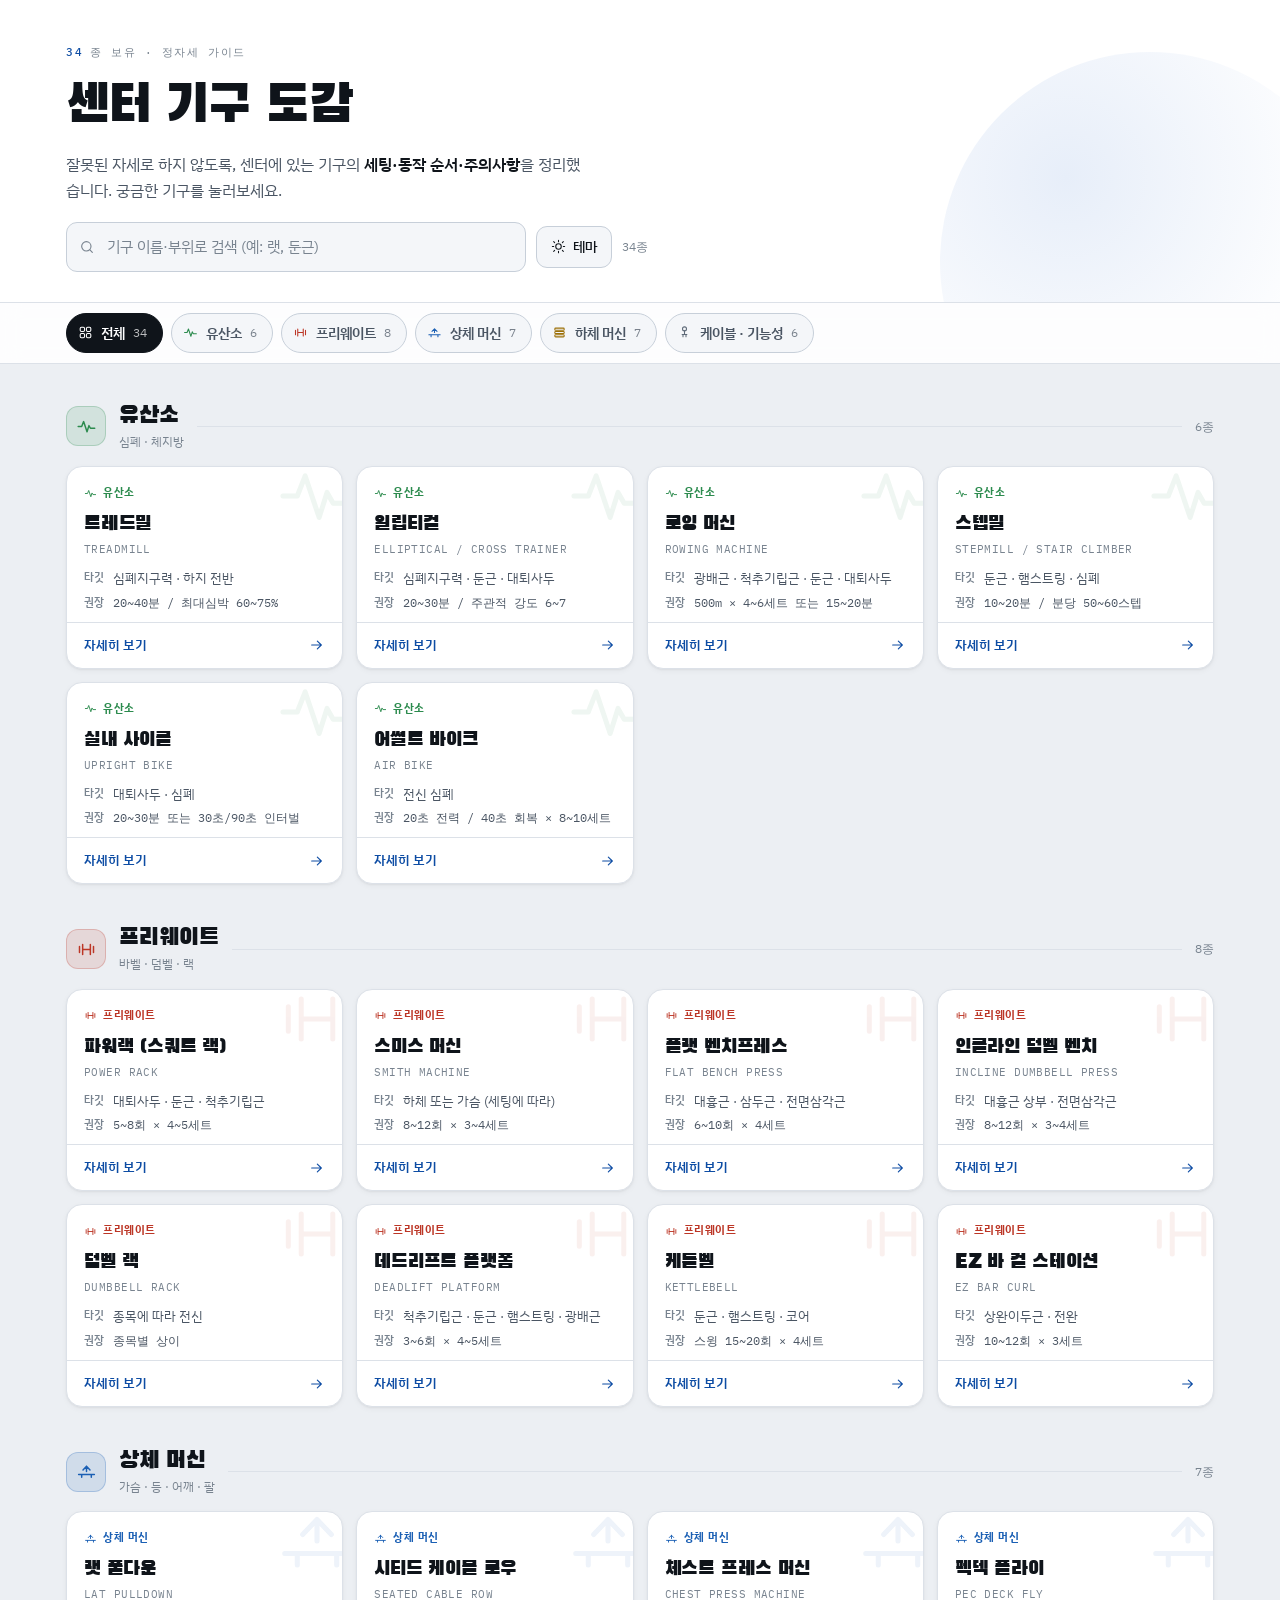
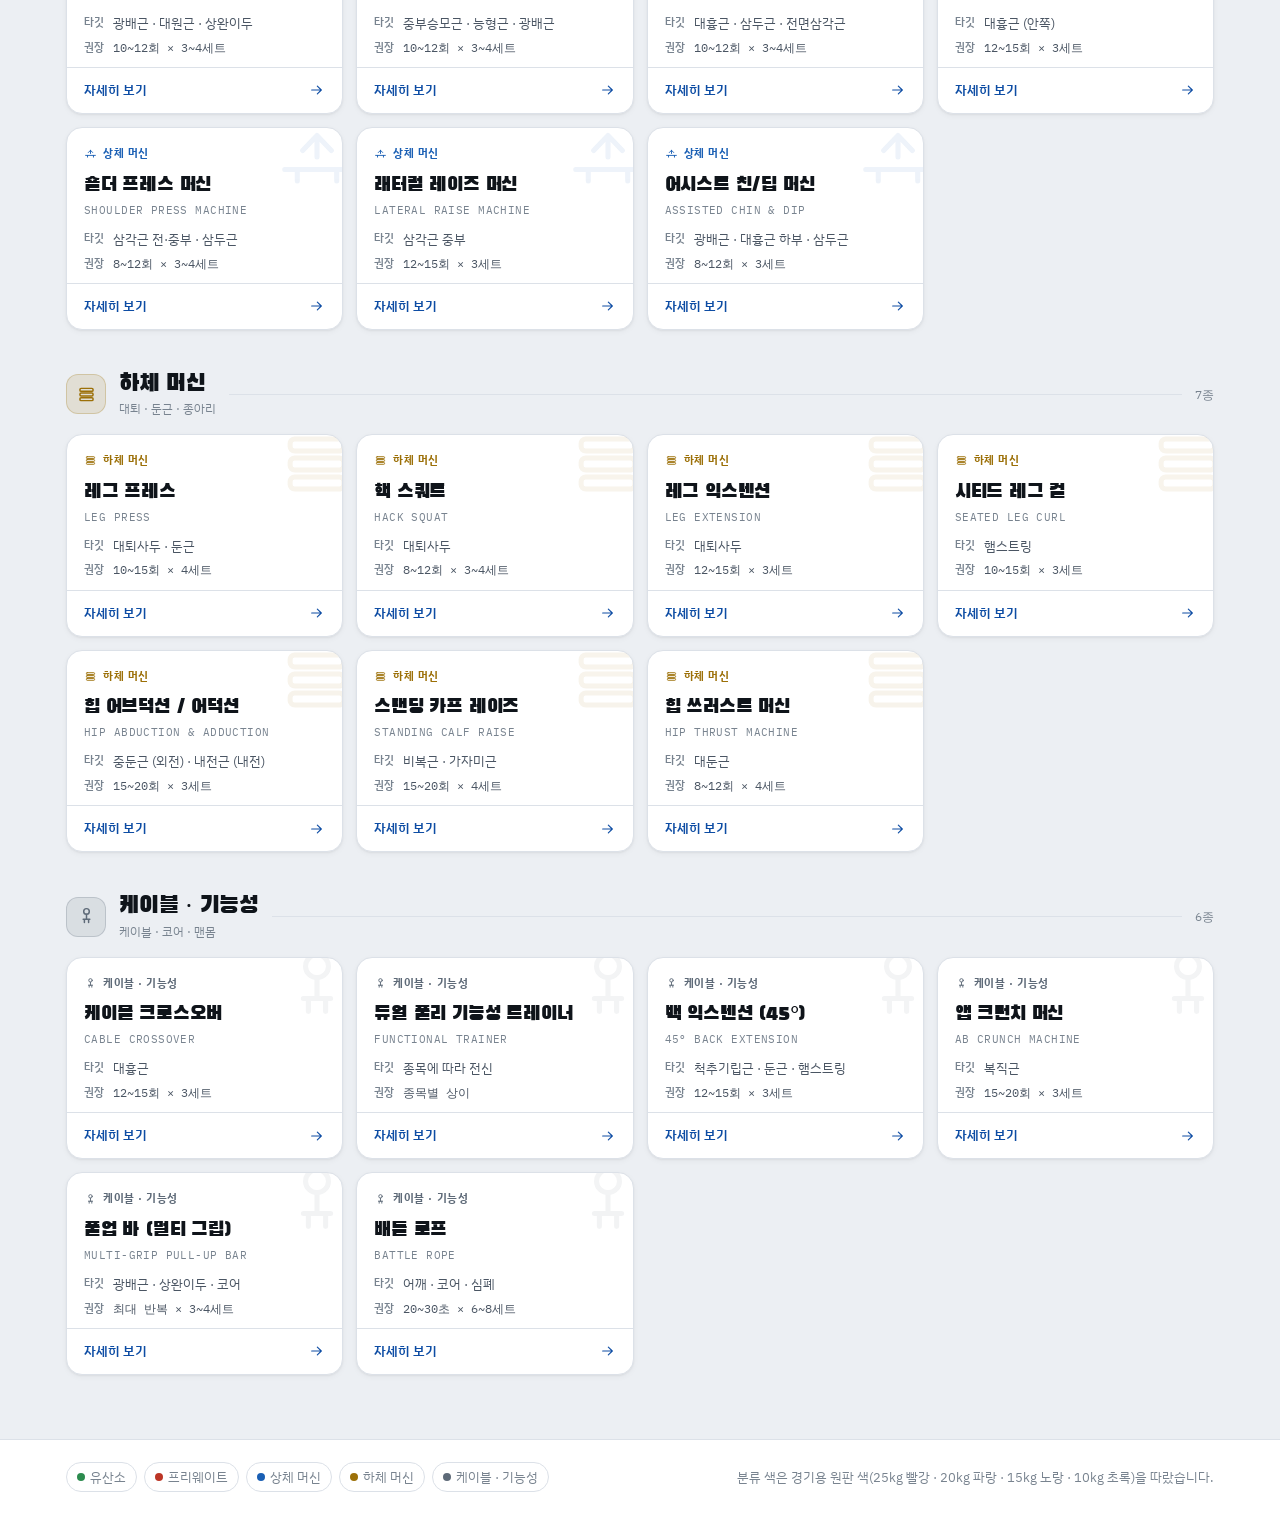
<file: training/index.html>
<!doctype html>
<html lang="ko">
<head>
<meta charset="utf-8">
<meta name="viewport" content="width=device-width,initial-scale=1">
<title>센터 기구 도감</title>
<meta name="description" content="센터 보유 기구를 분류별로 모아 세팅·동작 순서·코칭 큐·주의사항과 영상을 확인하는 회원용 가이드">
<link rel="preconnect" href="https://fonts.googleapis.com">
<link rel="preconnect" href="https://fonts.gstatic.com" crossorigin>
<link rel="stylesheet" href="https://fonts.googleapis.com/css2?family=Black+Han+Sans&family=IBM+Plex+Mono:wght@400;500&family=IBM+Plex+Sans+KR:wght@400;500;600;700&display=swap">
<link rel="stylesheet" href="assets/app.css">
</head>
<body>
<div id="app" data-mode="member"></div>
<script src="assets/data.js"></script>
<script src="assets/app.js"></script>
</body>
</html>
</file>
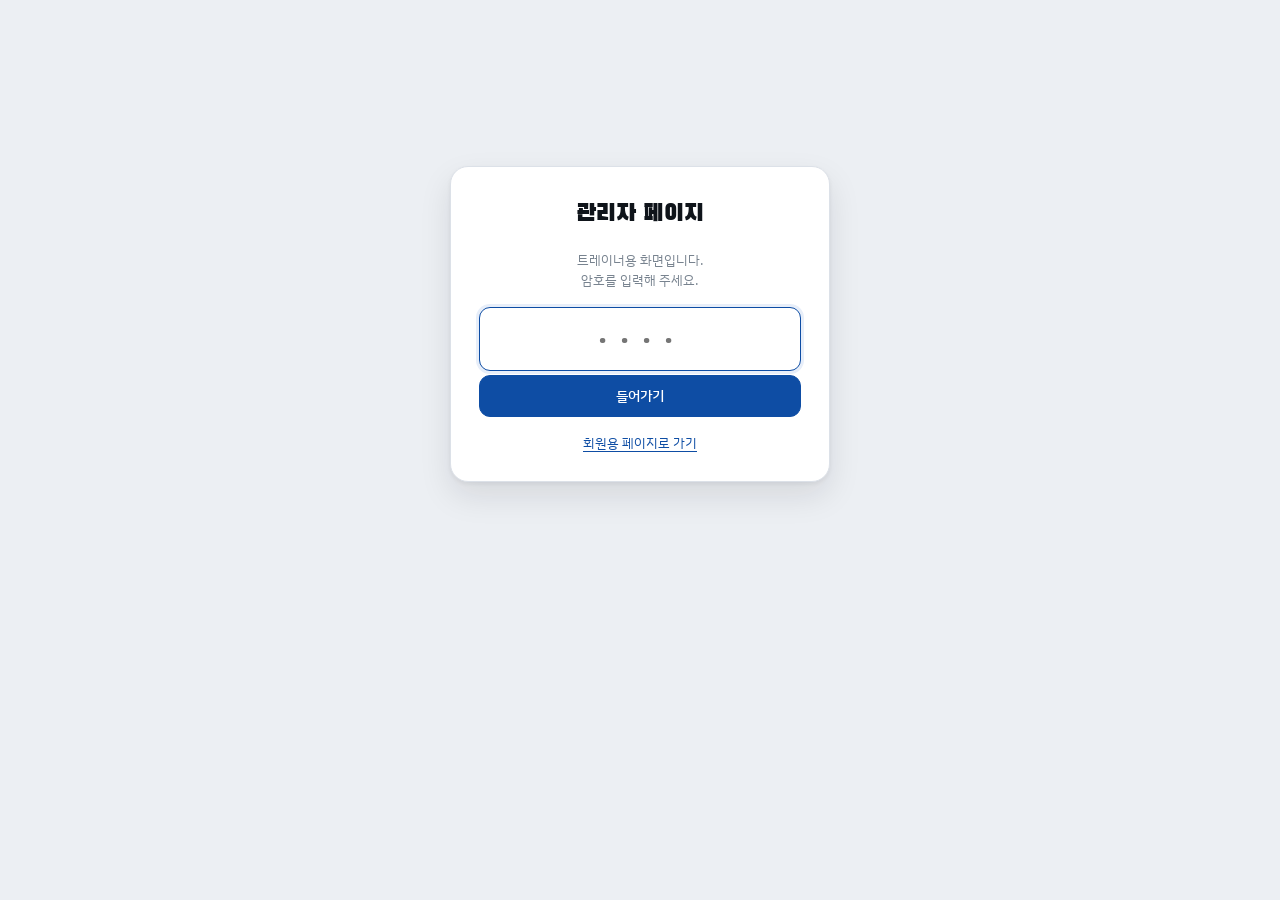
<file: admin.html>
<!doctype html>
<html lang="ko">
<head>
<meta charset="utf-8">
<meta name="viewport" content="width=device-width,initial-scale=1">
<meta name="robots" content="noindex,nofollow">
<title>기구 도감 관리자</title>
<link rel="preconnect" href="https://fonts.googleapis.com">
<link rel="preconnect" href="https://fonts.gstatic.com" crossorigin>
<link rel="stylesheet" href="https://fonts.googleapis.com/css2?family=Black+Han+Sans&family=IBM+Plex+Mono:wght@400;500&family=IBM+Plex+Sans+KR:wght@400;500;600;700&display=swap">
<link rel="stylesheet" href="assets/app.css">
</head>
<body>
<div id="app" data-mode="admin"></div>
<script>
/* 관리자 암호. 바꾸려면 아래 따옴표 안 숫자만 고치세요.
   화면 가림용입니다 — 소스 보기로 확인할 수 있으니 진짜 보안이 아닙니다.
   잠금을 아예 끄려면 "" 로 비워 두세요. */
window.ADMIN_CODE = "2580";
</script>
<script src="assets/data.js"></script>
<script src="assets/app.js"></script>
</body>
</html>
</file>
<file: training/assets/app.css>
/* 센터 기구 도감 — 공통 스타일
   레이아웃: 히어로 → 고정 분류 레일 → 분류별 섹션 그리드, 상세는 시트로 열림.
   분류 색은 경기용 원판 색(25kg 빨강 · 20kg 파랑 · 15kg 노랑 · 10kg 초록)에서 가져옴. */
:root{
  --bg:#ECEFF3; --surface:#FFFFFF; --surface-2:#F4F6F9; --surface-3:#E6EAEF;
  --ink:#0F141A; --ink-2:#4A5563; --ink-3:#78838F;
  --line:#DCE1E8; --line-2:#C7CFD9;
  --accent:#0E4DA4; --accent-2:#1668D6; --accent-soft:#E7EEF9; --on-accent:#FFFFFF;
  --warn:#A8402A; --warn-soft:#FAEAE5;
  --c-cardio:#2C8B4E; --c-free:#BC3626; --c-upper:#1A5FB4; --c-lower:#9C7008; --c-cable:#5E6A78;
  --sh-1:0 1px 2px rgba(15,20,26,.05), 0 2px 6px rgba(15,20,26,.04);
  --sh-2:0 2px 4px rgba(15,20,26,.06), 0 14px 32px rgba(15,20,26,.10);
  --r-card:16px; --r-ctl:11px;
  --ff-display:'Black Han Sans','IBM Plex Sans KR','Apple SD Gothic Neo',system-ui,sans-serif;
  --ff-body:'IBM Plex Sans KR','Apple SD Gothic Neo',system-ui,-apple-system,sans-serif;
  --ff-num:'IBM Plex Mono',ui-monospace,SFMono-Regular,Menlo,monospace;
}
@media (prefers-color-scheme:dark){
  :root:not([data-theme="light"]){
    --bg:#0C1014; --surface:#141A20; --surface-2:#1B222A; --surface-3:#242D37;
    --ink:#E8EDF3; --ink-2:#A2AEBC; --ink-3:#7C8794;
    --line:#242D37; --line-2:#323D49;
    --accent:#6BA2EA; --accent-2:#8FBCF4; --accent-soft:#152740; --on-accent:#0A0E12;
    --warn:#E4866B; --warn-soft:#2F1C16;
    --c-cardio:#52BE7B; --c-free:#E86E5B; --c-upper:#6BA2EA; --c-lower:#D9AC46; --c-cable:#95A2B1;
    --sh-1:0 1px 2px rgba(0,0,0,.45); --sh-2:0 2px 6px rgba(0,0,0,.5), 0 16px 36px rgba(0,0,0,.42);
    color-scheme:dark;
  }
}
:root[data-theme="dark"]{
  --bg:#0C1014; --surface:#141A20; --surface-2:#1B222A; --surface-3:#242D37;
  --ink:#E8EDF3; --ink-2:#A2AEBC; --ink-3:#7C8794;
  --line:#242D37; --line-2:#323D49;
  --accent:#6BA2EA; --accent-2:#8FBCF4; --accent-soft:#152740; --on-accent:#0A0E12;
  --warn:#E4866B; --warn-soft:#2F1C16;
  --c-cardio:#52BE7B; --c-free:#E86E5B; --c-upper:#6BA2EA; --c-lower:#D9AC46; --c-cable:#95A2B1;
  --sh-1:0 1px 2px rgba(0,0,0,.45); --sh-2:0 2px 6px rgba(0,0,0,.5), 0 16px 36px rgba(0,0,0,.42);
  color-scheme:dark;
}
*,*::before,*::after{box-sizing:border-box}
html{-webkit-text-size-adjust:100%}
body{margin:0;background:var(--bg);color:var(--ink);font-family:var(--ff-body);font-size:15px;line-height:1.62;-webkit-font-smoothing:antialiased}
img{max-width:100%}
[hidden]{display:none!important}
button{font:inherit;color:inherit}
a{color:var(--accent);text-underline-offset:3px}
:focus-visible{outline:2.5px solid var(--accent-2);outline-offset:3px;border-radius:6px}
.wrap{width:100%;max-width:1180px;margin:0 auto;padding-left:max(16px,env(safe-area-inset-left,0px));padding-right:max(16px,env(safe-area-inset-right,0px))}
.ico{flex:none;display:block}
.sr{position:absolute;width:1px;height:1px;overflow:hidden;clip:rect(0 0 0 0);white-space:nowrap}

/* ── 히어로 ──────────────────────────── */
.hero{background:var(--surface);border-bottom:1px solid var(--line);position:relative;overflow:hidden}
.hero::before{content:"";position:absolute;inset:auto -80px -170px auto;width:420px;height:420px;border-radius:50%;
  background:radial-gradient(circle at 30% 30%,var(--accent-soft),transparent 68%);pointer-events:none}
.hero-in{position:relative;padding-block:clamp(26px,5vw,44px) clamp(20px,3.4vw,30px);display:flex;flex-direction:column;gap:18px}
.eyebrow{display:inline-flex;align-items:center;gap:7px;font-family:var(--ff-num);font-size:11px;letter-spacing:.14em;color:var(--ink-3);text-transform:uppercase}
.eyebrow b{color:var(--accent);font-weight:500}
.hero h1{font-family:var(--ff-display);font-weight:400;font-size:clamp(30px,7.2vw,52px);line-height:1.04;margin:0;letter-spacing:-.02em;text-wrap:balance}
.hero .lede{margin:0;max-width:52ch;color:var(--ink-2);font-size:clamp(14px,2.4vw,16px)}
.hero .lede strong{color:var(--ink);font-weight:600}
.hero-bar{display:flex;gap:10px;align-items:center;flex-wrap:wrap}
.search{position:relative;flex:1 1 280px;min-width:0;max-width:460px}
.search input{width:100%;border:1px solid var(--line-2);background:var(--surface-2);color:var(--ink);border-radius:var(--r-ctl);padding:12px 14px 12px 40px;font:inherit;font-size:15px;transition:border-color .15s,box-shadow .15s,background .15s}
.search input:hover{background:var(--surface)}
.search input:focus{background:var(--surface);border-color:var(--accent);box-shadow:0 0 0 3px var(--accent-soft);outline:none}
.search input::placeholder{color:var(--ink-3)}
.search .ico{position:absolute;left:13px;top:50%;transform:translateY(-50%);color:var(--ink-3)}
.stat{font-family:var(--ff-num);font-size:12px;color:var(--ink-3);font-variant-numeric:tabular-nums;white-space:nowrap}

/* ── 버튼 ────────────────────────────── */
.btn{display:inline-flex;align-items:center;justify-content:center;gap:7px;border:1px solid var(--line-2);background:var(--surface-2);color:var(--ink);padding:9px 14px;border-radius:var(--r-ctl);cursor:pointer;font-size:13.5px;font-weight:500;text-decoration:none;transition:background .15s,border-color .15s,color .15s,transform .09s,box-shadow .15s}
.btn:hover{background:var(--surface-3);border-color:var(--line-2)}
.btn:active{transform:translateY(1px)}
.btn-primary{background:var(--accent);border-color:var(--accent);color:var(--on-accent)}
.btn-primary:hover{background:var(--accent-2);border-color:var(--accent-2)}
.btn-danger:hover{background:var(--warn-soft);border-color:var(--warn);color:var(--warn)}
.btn-sm{padding:7px 11px;font-size:12.5px}

/* ── 분류 레일 ───────────────────────── */
.rail{position:sticky;top:env(safe-area-inset-top,0px);z-index:30;background:color-mix(in srgb,var(--surface) 88%,transparent);backdrop-filter:saturate(1.6) blur(10px);border-bottom:1px solid var(--line)}
.rail-in{display:flex;gap:8px;align-items:center;padding-block:10px;overflow-x:auto;scrollbar-width:none}
.rail-in::-webkit-scrollbar{display:none}
.chip{display:inline-flex;align-items:center;gap:8px;white-space:nowrap;border:1px solid var(--line-2);background:var(--surface-2);color:var(--ink-2);border-radius:999px;padding:8px 15px 8px 11px;cursor:pointer;font-size:13.5px;font-weight:600;transition:color .15s,border-color .15s,background .15s,transform .09s}
.chip .ico{color:var(--c,var(--ink-3));transition:color .15s}
.chip:hover{background:var(--surface);border-color:var(--c,var(--line-2));color:var(--ink);transform:translateY(-1px)}
.chip[aria-pressed="true"]{background:var(--c,var(--ink));border-color:var(--c,var(--ink));color:#fff}
.chip[aria-pressed="true"] .ico{color:#fff}
.chip .n{font-family:var(--ff-num);font-size:11.5px;font-weight:400;opacity:.72;font-variant-numeric:tabular-nums}

/* ── 섹션 ────────────────────────────── */
main{padding-block:clamp(22px,4vw,38px) 64px;display:flex;flex-direction:column;gap:clamp(26px,4vw,40px)}
.sec-head{display:flex;align-items:center;gap:13px;margin-bottom:15px}
.sec-ico{flex:none;width:40px;height:40px;border-radius:12px;display:grid;place-items:center;color:var(--c,var(--accent));background:color-mix(in srgb,var(--c,var(--accent)) 13%,transparent);border:1px solid color-mix(in srgb,var(--c,var(--accent)) 24%,transparent)}
.sec-head h2{font-family:var(--ff-display);font-weight:400;font-size:clamp(19px,3.4vw,24px);margin:0;letter-spacing:-.01em;line-height:1.2}
.sec-head .sub{font-size:12px;color:var(--ink-3);margin-top:1px}
.sec-head .rule{flex:1;height:1px;background:var(--line);min-width:12px}
.sec-head .n{font-family:var(--ff-num);font-size:12px;color:var(--ink-3);font-variant-numeric:tabular-nums}
.grid>li{position:relative;display:flex;min-width:0}
.grid{display:grid;grid-template-columns:repeat(auto-fill,minmax(262px,1fr));gap:13px;list-style:none;margin:0;padding:0}

/* ── 기구 카드 ───────────────────────── */
.card{position:relative;display:flex;flex-direction:column;gap:10px;width:100%;text-align:left;
  background:var(--surface);border:1px solid var(--line);border-radius:var(--r-card);padding:17px 17px 0;
  box-shadow:var(--sh-1);cursor:pointer;min-width:0;overflow:hidden;
  transition:transform .17s cubic-bezier(.2,.7,.3,1),box-shadow .17s,border-color .17s}
.card::before{content:"";position:absolute;left:0;right:0;top:0;height:3px;background:var(--c,var(--accent));transform:scaleX(0);transform-origin:left;transition:transform .24s cubic-bezier(.2,.7,.3,1)}
.card .wm{position:absolute;right:-18px;top:-14px;color:var(--c,var(--accent));opacity:.075;pointer-events:none;transition:opacity .2s,transform .3s}
.card:hover{transform:translateY(-3px);box-shadow:var(--sh-2);border-color:color-mix(in srgb,var(--c,var(--accent)) 42%,var(--line))}
.card:hover::before{transform:scaleX(1)}
.card:hover .wm{opacity:.14;transform:rotate(-7deg) scale(1.05)}
.card:active{transform:translateY(-1px)}
.card-top{display:flex;align-items:center;gap:8px;justify-content:space-between;min-width:0}
.cat-tag{display:inline-flex;align-items:center;gap:6px;font-size:11px;font-weight:700;letter-spacing:.05em;color:var(--c,var(--ink-2));min-width:0}
.pill{display:inline-flex;align-items:center;gap:4px;font-family:var(--ff-num);font-size:10px;letter-spacing:.03em;padding:3px 7px;border-radius:999px;border:1px solid var(--line-2);color:var(--ink-3);white-space:nowrap}
.pill.on{color:var(--c-cardio);border-color:color-mix(in srgb,var(--c-cardio) 40%,transparent);background:color-mix(in srgb,var(--c-cardio) 11%,transparent);font-weight:500}
.pill.on svg{flex:none}
.card h3{font-family:var(--ff-display);font-weight:400;font-size:20px;line-height:1.25;margin:0;letter-spacing:-.01em;position:relative}
.card .en{font-family:var(--ff-num);font-size:10.5px;color:var(--ink-3);letter-spacing:.04em;margin:-6px 0 0;text-transform:uppercase;overflow:hidden;text-overflow:ellipsis;white-space:nowrap}
.card dl{margin:0;display:grid;grid-template-columns:auto 1fr;gap:4px 9px;font-size:12.8px;min-width:0;position:relative}
.card dt{color:var(--ink-3);font-size:11px;font-weight:600;white-space:nowrap;padding-top:1px}
.card dd{margin:0;color:var(--ink-2);min-width:0;overflow-wrap:anywhere}
.card dd.rx{font-family:var(--ff-num);font-variant-numeric:tabular-nums;font-size:11.8px}
.card .go{margin-top:auto;border:0;border-top:1px solid var(--line);background:transparent;cursor:pointer;text-align:left;display:flex;align-items:center;justify-content:space-between;gap:8px;
  margin-inline:-17px;padding:12px 17px;font-size:13px;font-weight:600;color:var(--accent)}
.card:hover .go{background:color-mix(in srgb,var(--c,var(--accent)) 7%,transparent);color:var(--c,var(--accent))}
.card .go .ico{transition:transform .2s cubic-bezier(.2,.7,.3,1)}
.card:hover .go .ico{transform:translateX(4px)}
.card.is-custom .cat-tag::after,.card.is-edited .cat-tag::after{font-family:var(--ff-num);font-size:9px;letter-spacing:.04em;padding:2px 5px;border-radius:4px}
.card.is-custom .cat-tag::after{content:"추가";background:var(--accent-soft);color:var(--accent)}
.card.is-edited .cat-tag::after{content:"수정";background:var(--surface-3);color:var(--ink-2)}
.card.is-custom.is-edited .cat-tag::after{content:"추가"}
.card-hide{position:absolute;top:10px;right:10px;z-index:2;width:28px;height:28px;border-radius:8px;border:1px solid var(--line-2);background:var(--surface);color:var(--ink-3);cursor:pointer;display:grid;place-items:center;opacity:0;transition:opacity .15s,color .15s,background .15s,border-color .15s}
.grid>li:hover .card-hide,.card-hide:focus-visible{opacity:1}
.card-hide:hover{background:var(--warn-soft);color:var(--warn);border-color:var(--warn)}
.add-card{display:flex;flex-direction:column;align-items:center;justify-content:center;gap:9px;min-height:188px;width:100%;
  border:1.5px dashed var(--line-2);border-radius:var(--r-card);background:transparent;color:var(--ink-2);cursor:pointer;font-size:14px;font-weight:600;
  transition:border-color .15s,color .15s,background .15s,transform .15s}
.add-card:hover{border-color:var(--accent);color:var(--accent);background:var(--accent-soft);transform:translateY(-3px)}
.empty{text-align:center;padding:60px 16px;color:var(--ink-3)}
.empty strong{display:block;font-family:var(--ff-display);font-weight:400;font-size:21px;color:var(--ink-2);margin-bottom:6px}

/* ── 상세 시트 ───────────────────────── */
.sheet{position:fixed;inset:0;z-index:70;display:flex;align-items:flex-end;justify-content:center}
.scrim{position:absolute;inset:0;background:rgba(8,12,16,.52);backdrop-filter:blur(3px);border:0;padding:0;cursor:pointer;animation:fade .2s ease-out}
@keyframes fade{from{opacity:0}to{opacity:1}}
.panel{position:relative;background:var(--surface);width:100%;max-width:720px;max-height:93dvh;display:flex;flex-direction:column;
  border-radius:22px 22px 0 0;box-shadow:0 -10px 50px rgba(0,0,0,.34);animation:rise .26s cubic-bezier(.2,.8,.3,1)}
@media (min-width:760px){.sheet{align-items:center}.panel{border-radius:20px;max-height:88dvh}}
@keyframes rise{from{transform:translateY(26px);opacity:.4}to{transform:none;opacity:1}}
@media (prefers-reduced-motion:reduce){.panel,.scrim{animation:none}.card,.chip,.add-card{transition:none}}
.panel-head{position:sticky;top:0;z-index:2;background:var(--surface);border-bottom:1px solid var(--line);border-radius:22px 22px 0 0;
  padding:17px max(16px,env(safe-area-inset-right,0px)) 15px max(18px,env(safe-area-inset-left,0px));display:flex;gap:13px;align-items:flex-start}
@media (min-width:760px){.panel-head{border-radius:20px 20px 0 0}}
.panel-head .sec-ico{width:44px;height:44px;border-radius:13px}
.panel-head h2{font-family:var(--ff-display);font-weight:400;font-size:clamp(21px,4.6vw,28px);margin:0;line-height:1.18;letter-spacing:-.01em;text-wrap:balance}
.panel-head .cat-tag{margin-bottom:3px}
.panel-head .en{font-family:var(--ff-num);font-size:11px;color:var(--ink-3);text-transform:uppercase;letter-spacing:.05em;margin:3px 0 0}
.close{flex:none;width:36px;height:36px;border-radius:10px;border:1px solid var(--line-2);background:var(--surface-2);cursor:pointer;display:grid;place-items:center;color:var(--ink-2);transition:background .15s,color .15s}
.close:hover{background:var(--surface-3);color:var(--ink)}
.panel-body>*{flex:0 0 auto}
.panel-body{overflow-y:auto;overscroll-behavior:contain;display:flex;flex-direction:column;gap:22px;
  padding:20px max(18px,env(safe-area-inset-right,0px)) max(28px,env(safe-area-inset-bottom,0px)) max(18px,env(safe-area-inset-left,0px))}
.facts{display:grid;grid-template-columns:repeat(auto-fit,minmax(160px,1fr));gap:1px;background:var(--line);border:1px solid var(--line);border-radius:13px;overflow:hidden}
.fact{background:var(--surface-2);padding:12px 14px;min-width:0}
.fact .k{font-size:10.5px;color:var(--ink-3);font-weight:700;letter-spacing:.06em;margin-bottom:3px}
.fact .v{font-size:14px;color:var(--ink);overflow-wrap:anywhere}
.fact .v.num{font-family:var(--ff-num);font-variant-numeric:tabular-nums;font-size:13px}
section.blk h3{font-size:11.5px;font-weight:700;letter-spacing:.09em;color:var(--ink-3);margin:0 0 11px;display:flex;align-items:center;gap:9px}
section.blk h3::after{content:"";flex:1;height:1px;background:var(--line)}
.steps{counter-reset:s;list-style:none;margin:0;padding:0;display:flex;flex-direction:column;gap:10px}
.steps li{counter-increment:s;display:grid;grid-template-columns:26px 1fr;gap:12px;align-items:start;font-size:14.5px;min-width:0}
.steps li::before{content:counter(s,decimal-leading-zero);font-family:var(--ff-num);font-size:11px;color:#fff;background:var(--c,var(--accent));border-radius:7px;height:23px;display:grid;place-items:center;margin-top:2px}
.bul{list-style:none;margin:0;padding:0;display:flex;flex-direction:column;gap:8px}
.bul li{display:grid;grid-template-columns:15px 1fr;gap:10px;font-size:14px;min-width:0}
.bul li::before{content:"";width:6px;height:6px;border-radius:50%;background:var(--c,var(--accent));margin-top:8px}
.bul.warn li::before{border-radius:2px;background:var(--warn)}
.bul.warn li{color:var(--warn)}
.blk.cautions{background:var(--warn-soft);border:1px solid color-mix(in srgb,var(--warn) 26%,transparent);border-radius:13px;padding:14px 16px}
.blk.cautions h3{color:var(--warn)}
.blk.cautions h3::after{background:color-mix(in srgb,var(--warn) 26%,transparent)}

/* ── 영상 ────────────────────────────── */
.vid-card{display:flex;align-items:center;gap:14px;border:1px solid var(--line-2);background:linear-gradient(180deg,var(--surface-2),var(--surface));border-radius:14px;padding:15px;text-decoration:none;color:inherit;transition:border-color .15s,transform .15s,box-shadow .15s}
.vid-card:hover{border-color:var(--accent);transform:translateY(-2px);box-shadow:var(--sh-2)}
.vid-card .play{flex:none;width:48px;height:48px;border-radius:50%;background:var(--accent);color:var(--on-accent);display:grid;place-items:center;transition:transform .18s}
.vid-card:hover .play{transform:scale(1.07)}
.vid-card .t{font-weight:700;font-size:15px;display:block}
.vid-card .u{font-family:var(--ff-num);font-size:11px;color:var(--ink-3);overflow-wrap:anywhere;display:block;margin-top:2px}
.vid-slot{border:1.5px dashed var(--line-2);border-radius:14px;background:var(--surface-2);padding:22px 18px;display:flex;flex-direction:column;align-items:center;gap:11px;text-align:center}
.vid-slot .ph{width:52px;height:52px;border-radius:50%;background:var(--surface-3);display:grid;place-items:center;color:var(--ink-3)}
.vid-slot p{margin:0;font-size:13px;color:var(--ink-3);line-height:1.55}
.vid-edit{display:flex;gap:8px;margin-top:10px;flex-wrap:wrap}
.vid-edit input{flex:1 1 190px;min-width:0;border:1px solid var(--line-2);background:var(--surface-2);color:var(--ink);border-radius:var(--r-ctl);padding:10px 12px;font:inherit;font-size:14px}

/* ── 폼 ──────────────────────────────── */
.form{display:flex;flex-direction:column;gap:14px}
.field{display:flex;flex-direction:column;gap:6px;min-width:0}
.field label{font-size:12px;font-weight:700;color:var(--ink-2);letter-spacing:.02em}
.field .hint{font-size:11.5px;color:var(--ink-3);font-weight:400}
.field input,.field select,.field textarea{width:100%;border:1px solid var(--line-2);background:var(--surface-2);color:var(--ink);border-radius:var(--r-ctl);padding:10px 12px;font:inherit;font-size:14px}
.field input:focus,.field select:focus,.field textarea:focus{outline:none;border-color:var(--accent);box-shadow:0 0 0 3px var(--accent-soft);background:var(--surface)}
.field textarea{resize:vertical;min-height:76px;line-height:1.55}
.form-row{display:grid;grid-template-columns:repeat(auto-fit,minmax(170px,1fr));gap:14px}
.form-act{display:flex;gap:9px;justify-content:flex-end;flex-wrap:wrap;padding-top:4px}
.note{font-size:12.8px;color:var(--ink-2);background:var(--surface-2);border:1px solid var(--line);border-left:3px solid var(--accent);border-radius:10px;padding:12px 14px;line-height:1.6}

/* ── 관리자 바 ───────────────────────── */
.adminbar{background:var(--ink);color:var(--bg)}
:root[data-theme="dark"] .adminbar,:root:not([data-theme="light"]) .adminbar{background:#000}
@media (prefers-color-scheme:light){:root:not([data-theme="dark"]) .adminbar{background:var(--ink)}}
.adminbar .wrap{display:flex;align-items:center;gap:12px;flex-wrap:wrap;padding-block:10px;justify-content:space-between}
.adminbar .tag{display:inline-flex;align-items:center;gap:8px;font-size:12.5px;font-weight:700;letter-spacing:.04em}
.adminbar .tag .dotlive{width:7px;height:7px;border-radius:50%;background:#56C97E;box-shadow:0 0 0 3px rgba(86,201,126,.22)}
.adminbar .acts{display:flex;gap:8px;flex-wrap:wrap}
.adminbar .btn{background:rgba(255,255,255,.1);border-color:rgba(255,255,255,.2);color:#fff}
.adminbar .btn:hover{background:rgba(255,255,255,.2)}
.gate{min-height:72dvh;display:grid;place-items:center;padding:40px 0}
.gate-box{background:var(--surface);border:1px solid var(--line);border-radius:18px;box-shadow:var(--sh-2);padding:28px;width:100%;max-width:380px;display:flex;flex-direction:column;gap:16px;text-align:center}
.gate-box h2{font-family:var(--ff-display);font-weight:400;font-size:24px;margin:0}
.gate-box p{margin:0;font-size:13px;color:var(--ink-3);line-height:1.6}
.gate-box input{text-align:center;font-family:var(--ff-num);font-size:22px;letter-spacing:.4em;padding:13px}

/* ── 토스트 / 푸터 ───────────────────── */
.toast{position:fixed;left:50%;bottom:calc(24px + env(safe-area-inset-bottom,0px));transform:translateX(-50%);background:var(--ink);color:var(--bg);
  padding:12px 18px;border-radius:999px;font-size:13.5px;font-weight:600;z-index:95;box-shadow:var(--sh-2);max-width:calc(100vw - 32px);animation:rise .2s ease-out}
footer{border-top:1px solid var(--line);background:var(--surface);color:var(--ink-3);font-size:12.5px}
footer .wrap{padding-block:22px calc(26px + env(safe-area-inset-bottom,0px));display:flex;flex-wrap:wrap;gap:12px 24px;justify-content:space-between;align-items:center}
.legend{display:flex;gap:7px;flex-wrap:wrap}
.legend span{display:inline-flex;align-items:center;gap:5px;border:1px solid var(--line);border-radius:999px;padding:4px 10px}
.legend i{width:8px;height:8px;border-radius:50%;background:var(--c);display:block}

/* ── 백업 목록 ───────────────────────── */
.baklist{list-style:none;margin:0 0 14px;padding:0;display:flex;flex-direction:column;gap:8px}
.baklist .bak{display:flex;align-items:center;justify-content:space-between;gap:12px;
  padding:10px 12px;border:1px solid var(--line);border-radius:10px;background:var(--surface-2)}
.baklist .bak b{font-family:var(--ff-num);font-size:13px;font-weight:500}
.baklist .bak .hint{font-size:11px}

/* ── 반영 상태 표시 ──────────────────── */
.adminbar .pub{font-weight:500;letter-spacing:0}
.adminbar .pub-ok{color:#7BE0A3}
.adminbar .pub-wait{color:#F6CE63}
.adminbar .pub-busy{color:#9CCBFF}
.adminbar .pub-err{color:#FF9B9B}
.adminbar .pub-off{opacity:.62}
#ghTestOut .good{color:#1E8E4E}
#ghTestOut .bad{color:#C8372D}
:root[data-theme="dark"] #ghTestOut .good,:root:not([data-theme="light"]) #ghTestOut .good{color:#7BE0A3}
:root[data-theme="dark"] #ghTestOut .bad,:root:not([data-theme="light"]) #ghTestOut .bad{color:#FF9B9B}
@media (prefers-color-scheme:light){:root:not([data-theme="dark"]) #ghTestOut .good{color:#1E8E4E}:root:not([data-theme="dark"]) #ghTestOut .bad{color:#C8372D}}
</file>
<file: assets/app.css>
/* 센터 기구 도감 — 공통 스타일
   레이아웃: 히어로 → 고정 분류 레일 → 분류별 섹션 그리드, 상세는 시트로 열림.
   분류 색은 경기용 원판 색(25kg 빨강 · 20kg 파랑 · 15kg 노랑 · 10kg 초록)에서 가져옴. */
:root{
  --bg:#ECEFF3; --surface:#FFFFFF; --surface-2:#F4F6F9; --surface-3:#E6EAEF;
  --ink:#0F141A; --ink-2:#4A5563; --ink-3:#78838F;
  --line:#DCE1E8; --line-2:#C7CFD9;
  --accent:#0E4DA4; --accent-2:#1668D6; --accent-soft:#E7EEF9; --on-accent:#FFFFFF;
  --warn:#A8402A; --warn-soft:#FAEAE5;
  --c-cardio:#2C8B4E; --c-free:#BC3626; --c-upper:#1A5FB4; --c-lower:#9C7008; --c-cable:#5E6A78;
  --sh-1:0 1px 2px rgba(15,20,26,.05), 0 2px 6px rgba(15,20,26,.04);
  --sh-2:0 2px 4px rgba(15,20,26,.06), 0 14px 32px rgba(15,20,26,.10);
  --r-card:16px; --r-ctl:11px;
  --ff-display:'Black Han Sans','IBM Plex Sans KR','Apple SD Gothic Neo',system-ui,sans-serif;
  --ff-body:'IBM Plex Sans KR','Apple SD Gothic Neo',system-ui,-apple-system,sans-serif;
  --ff-num:'IBM Plex Mono',ui-monospace,SFMono-Regular,Menlo,monospace;
}
@media (prefers-color-scheme:dark){
  :root:not([data-theme="light"]){
    --bg:#0C1014; --surface:#141A20; --surface-2:#1B222A; --surface-3:#242D37;
    --ink:#E8EDF3; --ink-2:#A2AEBC; --ink-3:#7C8794;
    --line:#242D37; --line-2:#323D49;
    --accent:#6BA2EA; --accent-2:#8FBCF4; --accent-soft:#152740; --on-accent:#0A0E12;
    --warn:#E4866B; --warn-soft:#2F1C16;
    --c-cardio:#52BE7B; --c-free:#E86E5B; --c-upper:#6BA2EA; --c-lower:#D9AC46; --c-cable:#95A2B1;
    --sh-1:0 1px 2px rgba(0,0,0,.45); --sh-2:0 2px 6px rgba(0,0,0,.5), 0 16px 36px rgba(0,0,0,.42);
    color-scheme:dark;
  }
}
:root[data-theme="dark"]{
  --bg:#0C1014; --surface:#141A20; --surface-2:#1B222A; --surface-3:#242D37;
  --ink:#E8EDF3; --ink-2:#A2AEBC; --ink-3:#7C8794;
  --line:#242D37; --line-2:#323D49;
  --accent:#6BA2EA; --accent-2:#8FBCF4; --accent-soft:#152740; --on-accent:#0A0E12;
  --warn:#E4866B; --warn-soft:#2F1C16;
  --c-cardio:#52BE7B; --c-free:#E86E5B; --c-upper:#6BA2EA; --c-lower:#D9AC46; --c-cable:#95A2B1;
  --sh-1:0 1px 2px rgba(0,0,0,.45); --sh-2:0 2px 6px rgba(0,0,0,.5), 0 16px 36px rgba(0,0,0,.42);
  color-scheme:dark;
}
*,*::before,*::after{box-sizing:border-box}
html{-webkit-text-size-adjust:100%}
body{margin:0;background:var(--bg);color:var(--ink);font-family:var(--ff-body);font-size:15px;line-height:1.62;-webkit-font-smoothing:antialiased}
img{max-width:100%}
[hidden]{display:none!important}
button{font:inherit;color:inherit}
a{color:var(--accent);text-underline-offset:3px}
:focus-visible{outline:2.5px solid var(--accent-2);outline-offset:3px;border-radius:6px}
.wrap{width:100%;max-width:1180px;margin:0 auto;padding-left:max(16px,env(safe-area-inset-left,0px));padding-right:max(16px,env(safe-area-inset-right,0px))}
.ico{flex:none;display:block}
.sr{position:absolute;width:1px;height:1px;overflow:hidden;clip:rect(0 0 0 0);white-space:nowrap}

/* ── 히어로 ──────────────────────────── */
.hero{background:var(--surface);border-bottom:1px solid var(--line);position:relative;overflow:hidden}
.hero::before{content:"";position:absolute;inset:auto -80px -170px auto;width:420px;height:420px;border-radius:50%;
  background:radial-gradient(circle at 30% 30%,var(--accent-soft),transparent 68%);pointer-events:none}
.hero-in{position:relative;padding-block:clamp(26px,5vw,44px) clamp(20px,3.4vw,30px);display:flex;flex-direction:column;gap:18px}
.eyebrow{display:inline-flex;align-items:center;gap:7px;font-family:var(--ff-num);font-size:11px;letter-spacing:.14em;color:var(--ink-3);text-transform:uppercase}
.eyebrow b{color:var(--accent);font-weight:500}
.hero h1{font-family:var(--ff-display);font-weight:400;font-size:clamp(30px,7.2vw,52px);line-height:1.04;margin:0;letter-spacing:-.02em;text-wrap:balance}
.hero .lede{margin:0;max-width:52ch;color:var(--ink-2);font-size:clamp(14px,2.4vw,16px)}
.hero .lede strong{color:var(--ink);font-weight:600}
.hero-bar{display:flex;gap:10px;align-items:center;flex-wrap:wrap}
.search{position:relative;flex:1 1 280px;min-width:0;max-width:460px}
.search input{width:100%;border:1px solid var(--line-2);background:var(--surface-2);color:var(--ink);border-radius:var(--r-ctl);padding:12px 14px 12px 40px;font:inherit;font-size:15px;transition:border-color .15s,box-shadow .15s,background .15s}
.search input:hover{background:var(--surface)}
.search input:focus{background:var(--surface);border-color:var(--accent);box-shadow:0 0 0 3px var(--accent-soft);outline:none}
.search input::placeholder{color:var(--ink-3)}
.search .ico{position:absolute;left:13px;top:50%;transform:translateY(-50%);color:var(--ink-3)}
.stat{font-family:var(--ff-num);font-size:12px;color:var(--ink-3);font-variant-numeric:tabular-nums;white-space:nowrap}

/* ── 버튼 ────────────────────────────── */
.btn{display:inline-flex;align-items:center;justify-content:center;gap:7px;border:1px solid var(--line-2);background:var(--surface-2);color:var(--ink);padding:9px 14px;border-radius:var(--r-ctl);cursor:pointer;font-size:13.5px;font-weight:500;text-decoration:none;transition:background .15s,border-color .15s,color .15s,transform .09s,box-shadow .15s}
.btn:hover{background:var(--surface-3);border-color:var(--line-2)}
.btn:active{transform:translateY(1px)}
.btn-primary{background:var(--accent);border-color:var(--accent);color:var(--on-accent)}
.btn-primary:hover{background:var(--accent-2);border-color:var(--accent-2)}
.btn-danger:hover{background:var(--warn-soft);border-color:var(--warn);color:var(--warn)}
.btn-sm{padding:7px 11px;font-size:12.5px}

/* ── 분류 레일 ───────────────────────── */
.rail{position:sticky;top:env(safe-area-inset-top,0px);z-index:30;background:color-mix(in srgb,var(--surface) 88%,transparent);backdrop-filter:saturate(1.6) blur(10px);border-bottom:1px solid var(--line)}
.rail-in{display:flex;gap:8px;align-items:center;padding-block:10px;overflow-x:auto;scrollbar-width:none}
.rail-in::-webkit-scrollbar{display:none}
.chip{display:inline-flex;align-items:center;gap:8px;white-space:nowrap;border:1px solid var(--line-2);background:var(--surface-2);color:var(--ink-2);border-radius:999px;padding:8px 15px 8px 11px;cursor:pointer;font-size:13.5px;font-weight:600;transition:color .15s,border-color .15s,background .15s,transform .09s}
.chip .ico{color:var(--c,var(--ink-3));transition:color .15s}
.chip:hover{background:var(--surface);border-color:var(--c,var(--line-2));color:var(--ink);transform:translateY(-1px)}
.chip[aria-pressed="true"]{background:var(--c,var(--ink));border-color:var(--c,var(--ink));color:#fff}
.chip[aria-pressed="true"] .ico{color:#fff}
.chip .n{font-family:var(--ff-num);font-size:11.5px;font-weight:400;opacity:.72;font-variant-numeric:tabular-nums}

/* ── 섹션 ────────────────────────────── */
main{padding-block:clamp(22px,4vw,38px) 64px;display:flex;flex-direction:column;gap:clamp(26px,4vw,40px)}
.sec-head{display:flex;align-items:center;gap:13px;margin-bottom:15px}
.sec-ico{flex:none;width:40px;height:40px;border-radius:12px;display:grid;place-items:center;color:var(--c,var(--accent));background:color-mix(in srgb,var(--c,var(--accent)) 13%,transparent);border:1px solid color-mix(in srgb,var(--c,var(--accent)) 24%,transparent)}
.sec-head h2{font-family:var(--ff-display);font-weight:400;font-size:clamp(19px,3.4vw,24px);margin:0;letter-spacing:-.01em;line-height:1.2}
.sec-head .sub{font-size:12px;color:var(--ink-3);margin-top:1px}
.sec-head .rule{flex:1;height:1px;background:var(--line);min-width:12px}
.sec-head .n{font-family:var(--ff-num);font-size:12px;color:var(--ink-3);font-variant-numeric:tabular-nums}
.grid>li{position:relative;display:flex;min-width:0}
.grid{display:grid;grid-template-columns:repeat(auto-fill,minmax(262px,1fr));gap:13px;list-style:none;margin:0;padding:0}

/* ── 기구 카드 ───────────────────────── */
.card{position:relative;display:flex;flex-direction:column;gap:10px;width:100%;text-align:left;
  background:var(--surface);border:1px solid var(--line);border-radius:var(--r-card);padding:17px 17px 0;
  box-shadow:var(--sh-1);cursor:pointer;min-width:0;overflow:hidden;
  transition:transform .17s cubic-bezier(.2,.7,.3,1),box-shadow .17s,border-color .17s}
.card::before{content:"";position:absolute;left:0;right:0;top:0;height:3px;background:var(--c,var(--accent));transform:scaleX(0);transform-origin:left;transition:transform .24s cubic-bezier(.2,.7,.3,1)}
.card .wm{position:absolute;right:-18px;top:-14px;color:var(--c,var(--accent));opacity:.075;pointer-events:none;transition:opacity .2s,transform .3s}
.card:hover{transform:translateY(-3px);box-shadow:var(--sh-2);border-color:color-mix(in srgb,var(--c,var(--accent)) 42%,var(--line))}
.card:hover::before{transform:scaleX(1)}
.card:hover .wm{opacity:.14;transform:rotate(-7deg) scale(1.05)}
.card:active{transform:translateY(-1px)}
.card-top{display:flex;align-items:center;gap:8px;justify-content:space-between;min-width:0}
.cat-tag{display:inline-flex;align-items:center;gap:6px;font-size:11px;font-weight:700;letter-spacing:.05em;color:var(--c,var(--ink-2));min-width:0}
.pill{display:inline-flex;align-items:center;gap:4px;font-family:var(--ff-num);font-size:10px;letter-spacing:.03em;padding:3px 7px;border-radius:999px;border:1px solid var(--line-2);color:var(--ink-3);white-space:nowrap}
.pill.on{color:var(--c-cardio);border-color:color-mix(in srgb,var(--c-cardio) 40%,transparent);background:color-mix(in srgb,var(--c-cardio) 11%,transparent);font-weight:500}
.pill.on svg{flex:none}
.card h3{font-family:var(--ff-display);font-weight:400;font-size:20px;line-height:1.25;margin:0;letter-spacing:-.01em;position:relative}
.card .en{font-family:var(--ff-num);font-size:10.5px;color:var(--ink-3);letter-spacing:.04em;margin:-6px 0 0;text-transform:uppercase;overflow:hidden;text-overflow:ellipsis;white-space:nowrap}
.card dl{margin:0;display:grid;grid-template-columns:auto 1fr;gap:4px 9px;font-size:12.8px;min-width:0;position:relative}
.card dt{color:var(--ink-3);font-size:11px;font-weight:600;white-space:nowrap;padding-top:1px}
.card dd{margin:0;color:var(--ink-2);min-width:0;overflow-wrap:anywhere}
.card dd.rx{font-family:var(--ff-num);font-variant-numeric:tabular-nums;font-size:11.8px}
.card .go{margin-top:auto;border:0;border-top:1px solid var(--line);background:transparent;cursor:pointer;text-align:left;display:flex;align-items:center;justify-content:space-between;gap:8px;
  margin-inline:-17px;padding:12px 17px;font-size:13px;font-weight:600;color:var(--accent)}
.card:hover .go{background:color-mix(in srgb,var(--c,var(--accent)) 7%,transparent);color:var(--c,var(--accent))}
.card .go .ico{transition:transform .2s cubic-bezier(.2,.7,.3,1)}
.card:hover .go .ico{transform:translateX(4px)}
.card.is-custom .cat-tag::after{content:"추가";font-family:var(--ff-num);font-size:9px;letter-spacing:.04em;background:var(--accent-soft);color:var(--accent);padding:2px 5px;border-radius:4px}
.card-hide{position:absolute;top:10px;right:10px;z-index:2;width:28px;height:28px;border-radius:8px;border:1px solid var(--line-2);background:var(--surface);color:var(--ink-3);cursor:pointer;display:grid;place-items:center;opacity:0;transition:opacity .15s,color .15s,background .15s,border-color .15s}
.grid>li:hover .card-hide,.card-hide:focus-visible{opacity:1}
.card-hide:hover{background:var(--warn-soft);color:var(--warn);border-color:var(--warn)}
.add-card{display:flex;flex-direction:column;align-items:center;justify-content:center;gap:9px;min-height:188px;width:100%;
  border:1.5px dashed var(--line-2);border-radius:var(--r-card);background:transparent;color:var(--ink-2);cursor:pointer;font-size:14px;font-weight:600;
  transition:border-color .15s,color .15s,background .15s,transform .15s}
.add-card:hover{border-color:var(--accent);color:var(--accent);background:var(--accent-soft);transform:translateY(-3px)}
.empty{text-align:center;padding:60px 16px;color:var(--ink-3)}
.empty strong{display:block;font-family:var(--ff-display);font-weight:400;font-size:21px;color:var(--ink-2);margin-bottom:6px}

/* ── 상세 시트 ───────────────────────── */
.sheet{position:fixed;inset:0;z-index:70;display:flex;align-items:flex-end;justify-content:center}
.scrim{position:absolute;inset:0;background:rgba(8,12,16,.52);backdrop-filter:blur(3px);border:0;padding:0;cursor:pointer;animation:fade .2s ease-out}
@keyframes fade{from{opacity:0}to{opacity:1}}
.panel{position:relative;background:var(--surface);width:100%;max-width:720px;max-height:93dvh;display:flex;flex-direction:column;
  border-radius:22px 22px 0 0;box-shadow:0 -10px 50px rgba(0,0,0,.34);animation:rise .26s cubic-bezier(.2,.8,.3,1)}
@media (min-width:760px){.sheet{align-items:center}.panel{border-radius:20px;max-height:88dvh}}
@keyframes rise{from{transform:translateY(26px);opacity:.4}to{transform:none;opacity:1}}
@media (prefers-reduced-motion:reduce){.panel,.scrim{animation:none}.card,.chip,.add-card{transition:none}}
.panel-head{position:sticky;top:0;z-index:2;background:var(--surface);border-bottom:1px solid var(--line);border-radius:22px 22px 0 0;
  padding:17px max(16px,env(safe-area-inset-right,0px)) 15px max(18px,env(safe-area-inset-left,0px));display:flex;gap:13px;align-items:flex-start}
@media (min-width:760px){.panel-head{border-radius:20px 20px 0 0}}
.panel-head .sec-ico{width:44px;height:44px;border-radius:13px}
.panel-head h2{font-family:var(--ff-display);font-weight:400;font-size:clamp(21px,4.6vw,28px);margin:0;line-height:1.18;letter-spacing:-.01em;text-wrap:balance}
.panel-head .cat-tag{margin-bottom:3px}
.panel-head .en{font-family:var(--ff-num);font-size:11px;color:var(--ink-3);text-transform:uppercase;letter-spacing:.05em;margin:3px 0 0}
.close{flex:none;width:36px;height:36px;border-radius:10px;border:1px solid var(--line-2);background:var(--surface-2);cursor:pointer;display:grid;place-items:center;color:var(--ink-2);transition:background .15s,color .15s}
.close:hover{background:var(--surface-3);color:var(--ink)}
.panel-body>*{flex:0 0 auto}
.panel-body{overflow-y:auto;overscroll-behavior:contain;display:flex;flex-direction:column;gap:22px;
  padding:20px max(18px,env(safe-area-inset-right,0px)) max(28px,env(safe-area-inset-bottom,0px)) max(18px,env(safe-area-inset-left,0px))}
.facts{display:grid;grid-template-columns:repeat(auto-fit,minmax(160px,1fr));gap:1px;background:var(--line);border:1px solid var(--line);border-radius:13px;overflow:hidden}
.fact{background:var(--surface-2);padding:12px 14px;min-width:0}
.fact .k{font-size:10.5px;color:var(--ink-3);font-weight:700;letter-spacing:.06em;margin-bottom:3px}
.fact .v{font-size:14px;color:var(--ink);overflow-wrap:anywhere}
.fact .v.num{font-family:var(--ff-num);font-variant-numeric:tabular-nums;font-size:13px}
section.blk h3{font-size:11.5px;font-weight:700;letter-spacing:.09em;color:var(--ink-3);margin:0 0 11px;display:flex;align-items:center;gap:9px}
section.blk h3::after{content:"";flex:1;height:1px;background:var(--line)}
.steps{counter-reset:s;list-style:none;margin:0;padding:0;display:flex;flex-direction:column;gap:10px}
.steps li{counter-increment:s;display:grid;grid-template-columns:26px 1fr;gap:12px;align-items:start;font-size:14.5px;min-width:0}
.steps li::before{content:counter(s,decimal-leading-zero);font-family:var(--ff-num);font-size:11px;color:#fff;background:var(--c,var(--accent));border-radius:7px;height:23px;display:grid;place-items:center;margin-top:2px}
.bul{list-style:none;margin:0;padding:0;display:flex;flex-direction:column;gap:8px}
.bul li{display:grid;grid-template-columns:15px 1fr;gap:10px;font-size:14px;min-width:0}
.bul li::before{content:"";width:6px;height:6px;border-radius:50%;background:var(--c,var(--accent));margin-top:8px}
.bul.warn li::before{border-radius:2px;background:var(--warn)}
.bul.warn li{color:var(--warn)}
.blk.cautions{background:var(--warn-soft);border:1px solid color-mix(in srgb,var(--warn) 26%,transparent);border-radius:13px;padding:14px 16px}
.blk.cautions h3{color:var(--warn)}
.blk.cautions h3::after{background:color-mix(in srgb,var(--warn) 26%,transparent)}

/* ── 영상 ────────────────────────────── */
.vid-card{display:flex;align-items:center;gap:14px;border:1px solid var(--line-2);background:linear-gradient(180deg,var(--surface-2),var(--surface));border-radius:14px;padding:15px;text-decoration:none;color:inherit;transition:border-color .15s,transform .15s,box-shadow .15s}
.vid-card:hover{border-color:var(--accent);transform:translateY(-2px);box-shadow:var(--sh-2)}
.vid-card .play{flex:none;width:48px;height:48px;border-radius:50%;background:var(--accent);color:var(--on-accent);display:grid;place-items:center;transition:transform .18s}
.vid-card:hover .play{transform:scale(1.07)}
.vid-card .t{font-weight:700;font-size:15px;display:block}
.vid-card .u{font-family:var(--ff-num);font-size:11px;color:var(--ink-3);overflow-wrap:anywhere;display:block;margin-top:2px}
.vid-slot{border:1.5px dashed var(--line-2);border-radius:14px;background:var(--surface-2);padding:22px 18px;display:flex;flex-direction:column;align-items:center;gap:11px;text-align:center}
.vid-slot .ph{width:52px;height:52px;border-radius:50%;background:var(--surface-3);display:grid;place-items:center;color:var(--ink-3)}
.vid-slot p{margin:0;font-size:13px;color:var(--ink-3);line-height:1.55}
.vid-edit{display:flex;gap:8px;margin-top:10px;flex-wrap:wrap}
.vid-edit input{flex:1 1 190px;min-width:0;border:1px solid var(--line-2);background:var(--surface-2);color:var(--ink);border-radius:var(--r-ctl);padding:10px 12px;font:inherit;font-size:14px}

/* ── 폼 ──────────────────────────────── */
.form{display:flex;flex-direction:column;gap:14px}
.field{display:flex;flex-direction:column;gap:6px;min-width:0}
.field label{font-size:12px;font-weight:700;color:var(--ink-2);letter-spacing:.02em}
.field .hint{font-size:11.5px;color:var(--ink-3);font-weight:400}
.field input,.field select,.field textarea{width:100%;border:1px solid var(--line-2);background:var(--surface-2);color:var(--ink);border-radius:var(--r-ctl);padding:10px 12px;font:inherit;font-size:14px}
.field input:focus,.field select:focus,.field textarea:focus{outline:none;border-color:var(--accent);box-shadow:0 0 0 3px var(--accent-soft);background:var(--surface)}
.field textarea{resize:vertical;min-height:76px;line-height:1.55}
.form-row{display:grid;grid-template-columns:repeat(auto-fit,minmax(170px,1fr));gap:14px}
.form-act{display:flex;gap:9px;justify-content:flex-end;flex-wrap:wrap;padding-top:4px}
.note{font-size:12.8px;color:var(--ink-2);background:var(--surface-2);border:1px solid var(--line);border-left:3px solid var(--accent);border-radius:10px;padding:12px 14px;line-height:1.6}

/* ── 관리자 바 ───────────────────────── */
.adminbar{background:var(--ink);color:var(--bg)}
:root[data-theme="dark"] .adminbar,:root:not([data-theme="light"]) .adminbar{background:#000}
@media (prefers-color-scheme:light){:root:not([data-theme="dark"]) .adminbar{background:var(--ink)}}
.adminbar .wrap{display:flex;align-items:center;gap:12px;flex-wrap:wrap;padding-block:10px;justify-content:space-between}
.adminbar .tag{display:inline-flex;align-items:center;gap:8px;font-size:12.5px;font-weight:700;letter-spacing:.04em}
.adminbar .tag .dotlive{width:7px;height:7px;border-radius:50%;background:#56C97E;box-shadow:0 0 0 3px rgba(86,201,126,.22)}
.adminbar .acts{display:flex;gap:8px;flex-wrap:wrap}
.adminbar .btn{background:rgba(255,255,255,.1);border-color:rgba(255,255,255,.2);color:#fff}
.adminbar .btn:hover{background:rgba(255,255,255,.2)}
.gate{min-height:72dvh;display:grid;place-items:center;padding:40px 0}
.gate-box{background:var(--surface);border:1px solid var(--line);border-radius:18px;box-shadow:var(--sh-2);padding:28px;width:100%;max-width:380px;display:flex;flex-direction:column;gap:16px;text-align:center}
.gate-box h2{font-family:var(--ff-display);font-weight:400;font-size:24px;margin:0}
.gate-box p{margin:0;font-size:13px;color:var(--ink-3);line-height:1.6}
.gate-box input{text-align:center;font-family:var(--ff-num);font-size:22px;letter-spacing:.4em;padding:13px}

/* ── 토스트 / 푸터 ───────────────────── */
.toast{position:fixed;left:50%;bottom:calc(24px + env(safe-area-inset-bottom,0px));transform:translateX(-50%);background:var(--ink);color:var(--bg);
  padding:12px 18px;border-radius:999px;font-size:13.5px;font-weight:600;z-index:95;box-shadow:var(--sh-2);max-width:calc(100vw - 32px);animation:rise .2s ease-out}
footer{border-top:1px solid var(--line);background:var(--surface);color:var(--ink-3);font-size:12.5px}
footer .wrap{padding-block:22px calc(26px + env(safe-area-inset-bottom,0px));display:flex;flex-wrap:wrap;gap:12px 24px;justify-content:space-between;align-items:center}
.legend{display:flex;gap:7px;flex-wrap:wrap}
.legend span{display:inline-flex;align-items:center;gap:5px;border:1px solid var(--line);border-radius:999px;padding:4px 10px}
.legend i{width:8px;height:8px;border-radius:50%;background:var(--c);display:block}
</file>
